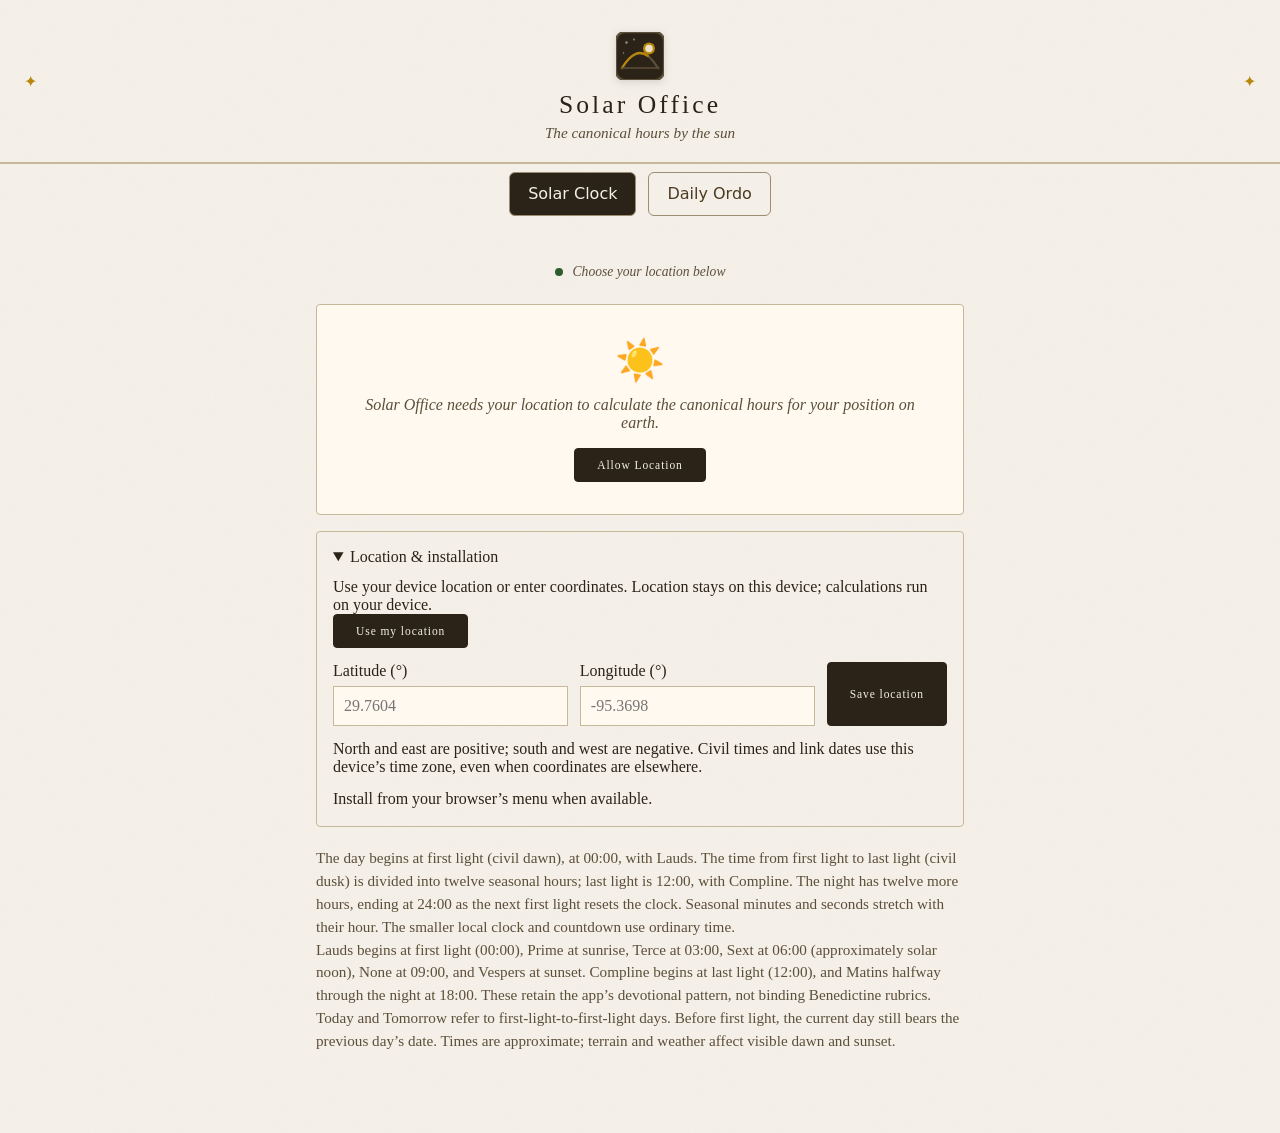
<file: solar-clock/index.html>
<!DOCTYPE html>
<html lang="en">
<head>
<meta charset="UTF-8">
  <link rel="icon" href="./icon.svg" type="image/svg+xml">
<meta name="viewport" content="width=device-width, initial-scale=1.0">
<title>Solar Office</title>

<link rel="stylesheet" href="./style.css?v=2026-10-10-breviary2">
<link rel="manifest" href="./manifest.json">
<meta name="theme-color" content="#2b2318">
<link rel="apple-touch-icon" href="./icon-192.png">
<style>.companion-nav{display:flex;justify-content:center;gap:12px;margin:8px 16px 24px;font:16px/1.5 system-ui,sans-serif}.companion-nav a{padding:9px 18px;border:1px solid #9c8c72;border-radius:6px;color:#4c3a21;text-decoration:none}.companion-nav a[aria-current]{background:#2b2318;color:#f5f0e8}.ordo-office-link{display:inline-block;color:#70520a;font-size:15px;margin-top:6px;text-underline-offset:3px}.ordo-office-link:focus-visible,.companion-nav a:focus-visible{outline:3px solid #b8860b;outline-offset:3px}.ordo-intro{font-size:14px;line-height:1.6;color:#5c4f3a;margin:8px 0 14px}.current-ordo-wrap{margin:14px 0 0}#current-ordo{color:#ead49b}</style>
</head>
<body>

<header>
  <svg xmlns="http://www.w3.org/2000/svg" viewBox="0 0 32 32" width="48" height="48" style="display:block;margin:0 auto 10px;filter:drop-shadow(0 2px 4px rgba(0,0,0,0.12));">
  <!-- Dark ink background for contrast - night sky feel -->
  <rect width="32" height="32" rx="6" fill="#2b2318"/>
  <rect width="32" height="32" rx="6" fill="none" stroke="#5c4f3a" stroke-width="1.5"/>
  <!-- Arc of the sun's path -->
  <path d="M 4 24 Q 16 4 28 24" fill="none" stroke="#5c4f3a" stroke-width="1.5" stroke-linecap="round"/>
  <!-- Completed arc (morning to midday) in gold -->
  <path d="M 4 24 Q 16 4 28 24" fill="none" stroke="#b8860b" stroke-width="1.5" stroke-linecap="round" stroke-dasharray="32" stroke-dashoffset="10"/>
  <!-- Horizon line -->
  <line x1="3" y1="24" x2="29" y2="24" stroke="#5c4f3a" stroke-width="1"/>
  <!-- Sun position on arc -->
  <circle cx="22" cy="11" r="4" fill="#b8860b"/>
  <circle cx="22" cy="11" r="2.5" fill="#f5f0e8" opacity="0.85"/>
  <!-- Small stars -->
  <circle cx="7"  cy="7"  r="0.8" fill="#9c8c72"/>
  <circle cx="12" cy="5"  r="0.6" fill="#9c8c72"/>
  <circle cx="5"  cy="14" r="0.5" fill="#9c8c72"/>
</svg>
  <div class="site-title">Solar Office</div>
  <div class="site-subtitle">The canonical hours by the sun</div>
</header>
<nav class="companion-nav" aria-label="Prayer tools"><a href="./" aria-current="page">Solar Clock</a><a id="ordo-nav" href="/ordo/daily.html">Daily Ordo</a></nav>

<div class="container">

  <!-- Location status -->
  <div class="location-bar" id="location-bar">
    <span class="location-dot"></span>
    <span id="location-text">Choose your location below</span>
  </div>

  <!-- Permission prompt (hidden once we have location) -->
  <div class="permission-card" id="permission-card" style="display:none">
    <div class="icon">☀️</div>
    <p>Solar Office needs your location to calculate the canonical hours for your position on earth.</p>
    <button class="btn" id="allow-location">Allow Location</button>
  </div>

  <!-- Main content (hidden until we have solar data) -->
  <div id="main-content" style="display:none">

  <p id="polar-note" role="status" hidden></p>
  <!-- Day toggle -->
  <div class="day-toggle">
    <button class="day-btn active" id="btn-today" >Today</button>
    <button class="day-btn" id="btn-tomorrow" >Tomorrow</button>
  </div>

    <!-- Tomorrow date header (shown only in tomorrow view) -->
    <div id="tomorrow-header" style="display:none; font-family:'Cinzel',serif; font-size:1rem; letter-spacing:0.08em; color:var(--ink-mid); text-align:center; margin-bottom:16px;"></div>

    <!-- Current hour card (today only) -->
    <div id="current-card-wrap">
    <div class="current-card">
      <div class="current-hour-label">Current Hour</div>
      <div class="current-hour-name" id="cur-name">—</div>
      <div class="current-hour-latin" id="cur-latin">—</div>
      <div class="clock-label">Seasonal time · first light 00:00</div>
      <div class="current-time-display" id="cur-time">—</div>
      <div class="seasonal-detail" id="seasonal-detail"></div>
      <div class="civil-time" id="civil-time">—</div>
      <div class="current-date-display" id="cur-date">—</div>
      <div class="hour-progress-wrap">
        <div class="hour-progress-fill" id="hour-progress" style="width:0%"></div>
      </div>
      <div class="countdown-text" id="countdown-text">—</div>
      <p class="current-prayer-wrap"><a class="breviary-office-link" id="current-breviary" target="_blank" rel="noopener noreferrer" hidden>Pray the Office</a><span id="current-breviary-note" hidden>Matins is not yet in the Breviary; use the Ordo.</span></p>
      <p class="current-ordo-wrap"><a class="ordo-office-link" id="current-ordo" href="/ordo/daily.html">Open the Ordo</a></p>
    </div> <!-- /.current-card -->
    </div> <!-- /#current-card-wrap -->

    <!-- Solar key times -->
    <div class="solar-info">
      <div class="solar-info-card">
        <div class="label">First Light</div>
        <div class="value" id="si-firstlight">—</div>
      </div>
      <div class="solar-info-card">
        <div class="label">Solar Noon</div>
        <div class="value gold" id="si-noon">—</div>
      </div>
      <div class="solar-info-card">
        <div class="label">Last Light</div>
        <div class="value" id="si-lastlight">—</div>
      </div>
    </div>

    <!-- Day arc -->
    <div class="arc-section">
      <h2>Day Arc</h2>
      <div class="day-arc-container">
        <svg id="arc-svg" viewBox="0 0 600 80" preserveAspectRatio="none"></svg>
      </div>
    </div>

    <!-- Hours list -->
    <div class="section-label">The Divine Office</div>
    <p class="ordo-intro">Pray an Office at Orthodox West Breviary, or open its Ordo instructions for the Diurnal. Links use the device-local civil date of the scheduled Office, including after midnight. Vespers stays on its civil evening; the Breviary handles feast precedence. Matins uses the Ordo, and Compline’s Ordo link opens the day’s overview. Breviary links need an internet connection.</p>
    <ul class="hours-list" id="hours-list"></ul>

  </div>
<details class="settings" id="settings" open>
<summary>Location &amp; installation</summary>
<p>Use your device location or enter coordinates. Location stays on this device; calculations run on your device.</p>
<button class="btn" id="locate">Use my location</button>
<form id="location-form" class="location-form">
<label>Latitude (°)<input id="latitude" type="number" min="-90" max="90" step="any" placeholder="29.7604" required></label>
<label>Longitude (°)<input id="longitude" type="number" min="-180" max="180" step="any" placeholder="-95.3698" required></label>
<button class="btn" type="submit">Save location</button>
</form>
<p>North and east are positive; south and west are negative. Civil times and link dates use this device’s time zone, even when coordinates are elsewhere.</p>
<p id="location-status" role="status"></p>
<button class="btn" id="install" hidden>Install Solar Office</button>
<p id="pwa-status" role="status">Install from your browser’s menu when available.</p>
</details>
<div class="notes"><p>The day begins at first light (civil dawn), at 00:00, with Lauds. The time from first light to last light (civil dusk) is divided into twelve seasonal hours; last light is 12:00, with Compline. The night has twelve more hours, ending at 24:00 as the next first light resets the clock. Seasonal minutes and seconds stretch with their hour. The smaller local clock and countdown use ordinary time.</p>
<p>Lauds begins at first light (00:00), Prime at sunrise, Terce at 03:00, Sext at 06:00 (approximately solar noon), None at 09:00, and Vespers at sunset. Compline begins at last light (12:00), and Matins halfway through the night at 18:00. These retain the app’s devotional pattern, not binding Benedictine rubrics.</p>
<p>Today and Tomorrow refer to first-light-to-first-light days. Before first light, the current day still bears the previous day’s date. Times are approximate; terrain and weather affect visible dawn and sunset.</p></div>
</div>

<script type="module" src="./app.js?v=2026-10-10-breviary2"></script>
</body>
</html>
</file>
<file: solar-clock/style.css>
:root {
    --parchment:   #f5f0e8;
    --parchment-d: #ede6d6;
    --parchment-dd:#e0d8c4;
    --ink:         #2b2318;
    --ink-mid:     #5c4f3a;
    --ink-light:   #9c8c72;
    --red:         #8b2020;
    --gold:        #b8860b;
    --gold-light:  #d4a820;
    --green:       #2e5c2e;
    --blue:        #1a3a5c;
    --border:      #c8b89a;
    --radius:      4px;
  }

  *, *::before, *::after { box-sizing: border-box; margin: 0; padding: 0; }

  body {
    font-family: 'EB Garamond', Georgia, serif;
    background: var(--parchment);
    color: var(--ink);
    min-height: 100vh;
    background-image: url("data:image/svg+xml,%3Csvg xmlns='http://www.w3.org/2000/svg' width='300' height='300'%3E%3Cfilter id='n'%3E%3CfeTurbulence type='fractalNoise' baseFrequency='0.65' numOctaves='3' stitchTiles='stitch'/%3E%3CfeColorMatrix type='saturate' values='0'/%3E%3C/filter%3E%3Crect width='300' height='300' filter='url(%23n)' opacity='0.04'/%3E%3C/svg%3E");
  }

  /* ---- Header ---- */
  header {
    text-align: center;
    padding: 32px 20px 20px;
    border-bottom: 2px solid var(--border);
    position: relative;
  }
  header::before, header::after {
    content: '✦';
    color: var(--gold);
    position: absolute;
    top: 50%; transform: translateY(-50%);
    font-size: 1rem;
  }
  header::before { left: 24px; }
  header::after  { right: 24px; }

  .site-title {
    font-family: 'Cinzel', serif;
    font-size: 1.6rem;
    font-weight: 500;
    letter-spacing: 0.12em;
    color: var(--ink);
  }

  .site-subtitle {
    font-size: 0.95rem;
    color: var(--ink-mid);
    font-style: italic;
    margin-top: 4px;
  }

  /* ---- Container ---- */
  .container {
    max-width: 680px;
    margin: 0 auto;
    padding: 24px 16px 60px;
  }

  /* ---- Location bar ---- */
  .location-bar {
    display: flex;
    align-items: center;
    justify-content: center;
    gap: 10px;
    margin-bottom: 24px;
    font-size: 0.85rem;
    color: var(--ink-mid);
    font-style: italic;
  }

  .location-dot {
    width: 8px; height: 8px;
    border-radius: 50%;
    background: var(--green);
    flex-shrink: 0;
    animation: pulse 2.5s ease-in-out infinite;
  }

  @keyframes pulse {
    0%, 100% { opacity: 1; transform: scale(1); }
    50%       { opacity: 0.5; transform: scale(0.75); }
  }

  /* ---- Current hour card ---- */
  .current-card {
    background: var(--ink);
    color: var(--parchment);
    border-radius: var(--radius);
    padding: 28px 32px;
    margin-bottom: 16px;
    text-align: center;
    position: relative;
    overflow: hidden;
  }

  .current-card::before {
    content: '';
    position: absolute;
    inset: 0;
    background: radial-gradient(ellipse at 50% 0%, rgba(184,134,11,0.18) 0%, transparent 70%);
    pointer-events: none;
  }

  .current-hour-label {
    font-family: 'Cinzel', serif;
    font-size: 0.68rem;
    letter-spacing: 0.2em;
    text-transform: uppercase;
    color: var(--gold);
    margin-bottom: 8px;
  }

  .current-hour-name {
    font-family: 'Cinzel', serif;
    font-size: 2.2rem;
    font-weight: 500;
    letter-spacing: 0.06em;
    color: var(--parchment);
    line-height: 1;
    margin-bottom: 4px;
  }

  .current-hour-latin {
    font-size: 1rem;
    font-style: italic;
    color: var(--ink-light);
    margin-bottom: 20px;
  }

  .current-time-display {
    font-size: 3rem;
    font-weight: 500;
    color: #fff;
    letter-spacing: 0.05em;
    line-height: 1;
    margin-bottom: 4px;
    font-variant-numeric: tabular-nums;
  }

  .current-date-display {
    font-size: 0.9rem;
    font-style: italic;
    color: var(--ink-light);
    margin-bottom: 20px;
  }

  /* ---- Progress bar ---- */
  .hour-progress-wrap {
    background: rgba(255,255,255,0.08);
    border-radius: 20px;
    height: 6px;
    margin-bottom: 10px;
    overflow: hidden;
  }

  .hour-progress-fill {
    height: 100%;
    background: linear-gradient(90deg, var(--gold), var(--gold-light));
    border-radius: 20px;
    transition: width 1s linear;
  }

  .countdown-text {
    font-size: 0.82rem;
    color: var(--ink-light);
    font-style: italic;
  }

  /* ---- Day arc ---- */
  .arc-section {
    background: #fff9f0;
    border: 1.5px solid var(--border);
    border-radius: var(--radius);
    padding: 20px;
    margin-bottom: 16px;
  }

  .arc-section h2 {
    font-family: 'Cinzel', serif;
    font-size: 0.68rem;
    letter-spacing: 0.15em;
    text-transform: uppercase;
    color: var(--ink-light);
    margin-bottom: 14px;
    display: flex;
    align-items: center;
    gap: 10px;
  }

  .arc-section h2::after {
    content: '';
    flex: 1;
    height: 1px;
    background: var(--border);
  }

  .day-arc-container {
    position: relative;
    height: 80px;
    margin-bottom: 4px;
  }

  .day-arc-container svg {
    width: 100%;
    height: 100%;
    overflow: visible;
  }

  /* ---- Hours list ---- */
  .hours-list {
    list-style: none;
    display: flex;
    flex-direction: column;
    gap: 6px;
  }

  .hour-item {
    display: flex;
    align-items: center;
    gap: 12px;
    padding: 12px 16px;
    border: 1.5px solid var(--border);
    border-radius: var(--radius);
    background: #fff9f0;
    transition: border-color 0.2s, box-shadow 0.2s, background 0.2s;
    position: relative;
    overflow: hidden;
  }

  .hour-item.active {
    border-color: var(--gold);
    background: var(--parchment-dd);
    box-shadow: 0 0 0 2px rgba(184,134,11,0.18);
  }

  .hour-item.past {
    opacity: 0.5;
  }

  .hour-item.active::before {
    content: '';
    position: absolute;
    left: 0; top: 0; bottom: 0;
    width: 3px;
    background: var(--gold);
    border-radius: 2px 0 0 2px;
  }

  .hour-icon {
    font-size: 1.3rem;
    flex-shrink: 0;
    width: 28px;
    text-align: center;
  }

  .hour-info {
    flex: 1;
    min-width: 0;
  }

  .hour-name {
    font-family: 'Cinzel', serif;
    font-size: 0.88rem;
    letter-spacing: 0.06em;
    color: var(--ink);
    display: flex;
    align-items: baseline;
    gap: 8px;
  }

  .hour-latin {
    font-family: 'EB Garamond', serif;
    font-size: 0.8rem;
    font-style: italic;
    color: var(--ink-light);
    font-weight: 400;
    letter-spacing: 0;
  }

  .hour-desc {
    font-size: 0.8rem;
    color: var(--ink-light);
    font-style: italic;
    margin-top: 1px;
  }

  .hour-time {
    font-size: 0.95rem;
    color: var(--ink-mid);
    font-variant-numeric: tabular-nums;
    flex-shrink: 0;
    text-align: right;
  }

  .hour-time .solar-label {
    display: block;
    font-size: 0.68rem;
    color: var(--ink-light);
    font-style: italic;
    text-align: right;
  }

  /* ---- Location permission ---- */
  .permission-card {
    background: #fff9f0;
    border: 1.5px solid var(--border);
    border-radius: var(--radius);
    padding: 32px;
    text-align: center;
    margin-bottom: 16px;
  }

  .permission-card .icon { font-size: 2.5rem; margin-bottom: 12px; }
  .permission-card p { color: var(--ink-mid); font-style: italic; margin-bottom: 16px; }

  .btn {
    font-family: 'Cinzel', serif;
    font-size: 0.72rem;
    letter-spacing: 0.08em;
    padding: 10px 22px;
    border-radius: var(--radius);
    cursor: pointer;
    border: 1.5px solid var(--ink);
    background: var(--ink);
    color: var(--parchment);
    transition: opacity 0.15s;
  }
  .btn:hover { opacity: 0.85; }

  /* ---- Section divider ---- */
  .section-label {
    font-family: 'Cinzel', serif;
    font-size: 0.68rem;
    letter-spacing: 0.15em;
    text-transform: uppercase;
    color: var(--ink-light);
    margin: 20px 0 8px;
    display: flex;
    align-items: center;
    gap: 10px;
  }
  .section-label::after {
    content: '';
    flex: 1;
    height: 1px;
    background: var(--border);
  }

  /* ---- Solar noon banner ---- */
  .solar-info {
    display: grid;
    grid-template-columns: 1fr 1fr 1fr;
    gap: 8px;
    margin-bottom: 16px;
  }

  .solar-info-card {
    background: #fff9f0;
    border: 1.5px solid var(--border);
    border-radius: var(--radius);
    padding: 12px;
    text-align: center;
  }

  .solar-info-card .label {
    font-family: 'Cinzel', serif;
    font-size: 0.62rem;
    letter-spacing: 0.12em;
    text-transform: uppercase;
    color: var(--ink-light);
    margin-bottom: 4px;
  }

  .solar-info-card .value {
    font-size: 1.05rem;
    color: var(--ink);
    font-weight: 500;
  }

  .solar-info-card .value.gold { color: var(--gold); }

  /* ---- Day Toggle ---- */
  .day-toggle {
    display: flex;
    justify-content: center;
    gap: 0;
    margin: 0 auto 20px;
    width: fit-content;
    border: 1.5px solid var(--border);
    border-radius: var(--radius);
    overflow: hidden;
  }

  .day-btn {
    font-family: 'Cinzel', serif;
    font-size: 0.72rem;
    letter-spacing: 0.1em;
    padding: 8px 22px;
    border: none;
    background: transparent;
    color: var(--ink-mid);
    cursor: pointer;
    transition: background 0.2s, color 0.2s;
  }

  .day-btn + .day-btn { border-left: 1.5px solid var(--border); }
  .day-btn.active { background: var(--ink); color: var(--parchment); }

  /* ---- Responsive ---- */
  @media (max-width: 480px) {
    .current-hour-name { font-size: 1.7rem; }
    .current-time-display { font-size: 2.4rem; }
    .solar-info { grid-template-columns: 1fr 1fr; }
    .solar-info-card:last-child { grid-column: span 2; }
  }

.clock-label {font-family: 'Cinzel',serif; font-size:.7rem; letter-spacing:.12em; color:#d4a820; margin:18px 0 8px;}
.civil-time {font-size:1rem; color:#e0d8c4; margin:12px 0 8px; font-variant-numeric:tabular-nums;}
.notes {line-height:1.5; font-size:.95rem; color:var(--ink-mid); margin:20px 0;}
.settings {margin:16px 0; padding:16px; border:1px solid var(--border); border-radius:4px;}
.settings summary {cursor:pointer; margin-bottom:12px;}
.location-form {display:flex; gap:12px; flex-wrap:wrap; margin:14px 0;}
.location-form label {flex:1; min-width:110px;}
input {display:block; width:100%; padding:10px; margin-top:6px; border:1px solid var(--border); background:#fff9f0; font:inherit;}
button:focus-visible,summary:focus-visible,input:focus-visible {outline:3px solid var(--gold); outline-offset:3px;}
#location-status,#pwa-status {margin-top:12px; line-height:1.4;}
#polar-note {color:var(--red); margin-bottom:16px;}
.hour-name {flex-wrap:wrap; gap:2px 8px;}
.hour-time {min-width:100px;}
.solar-info-card .solar-label {display:block; font-size:.8rem; color:var(--ink-mid); margin-top:4px;}
@media(prefers-reduced-motion:reduce){*{animation:none!important;transition:none!important;}}

.seasonal-detail {font-size:.85rem;line-height:1.4;color:#d8cbb7;margin:12px auto;max-width:360px;}

/* Dated prayer links supplement the preserved Ordo. */
.breviary-office-link{display:block;width:fit-content;color:#70520a;font-size:15px;margin-top:9px;text-underline-offset:3px;font-weight:600}.breviary-unavailable{display:block;font-size:13px;color:#5c4f3a;margin-top:8px}.breviary-office-link:focus-visible{outline:3px solid #b8860b;outline-offset:3px}.current-prayer-wrap{margin:16px 0 0}.current-prayer-wrap .breviary-office-link{color:#fff1c6;margin:0 auto;font-size:18px}.current-prayer-wrap span{font-size:14px;color:#ead49b}.breviary-office-link[hidden],#current-breviary-note[hidden]{display:none}
</file>
